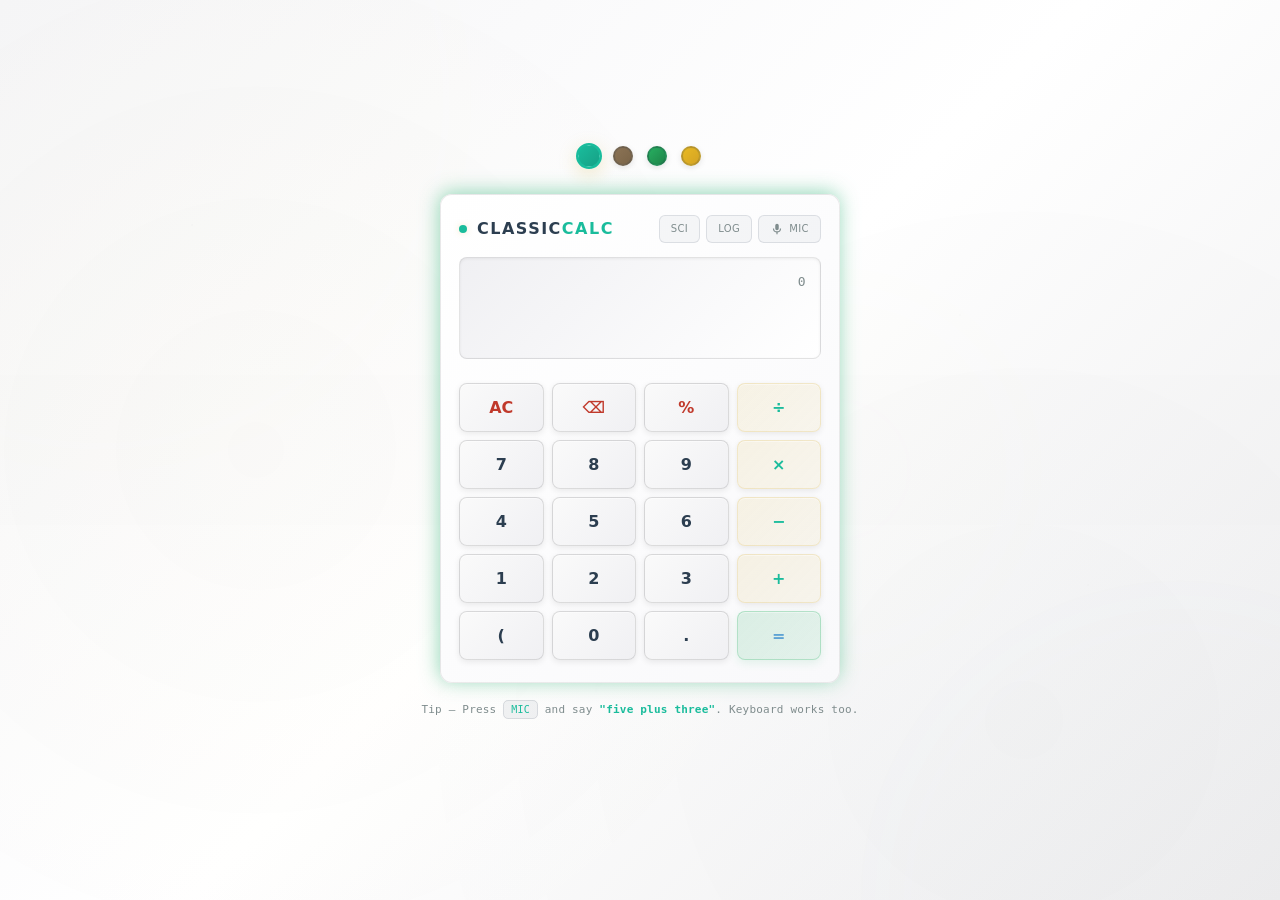
<file: Calculator/index.html>
<!DOCTYPE html>
<html lang="en">

<head>
    <meta charset="UTF-8" />
    <meta name="viewport" content="width=device-width, initial-scale=1.0" />
    <title>CLASSIC • Calculator</title>
    <link rel="preconnect" href="https://fonts.googleapis.com">
    <link rel="preconnect" href="https://fonts.gstatic.com" crossorigin>
    <link href="https://fonts.googleapis.com/css2?family=Orbitron:wght@500;700;900&family=Share+Tech+Mono&display=swap"
        rel="stylesheet">
    <link rel="stylesheet" href="style.css" />
</head>

<body>

    <div class="bg-grid "></div>
    <div class="bg-stars "></div>
    <div class="blob blob-1 "></div>
    <div class="blob blob-2 "></div>
    <div class="blob blob-3"></div>
    <div class="scanline "></div>

    <main class="stage  ">
        <div class="theme-switcher  ">
            <button class="theme-dot t-cyan active" data-theme="cyan" aria-label="Cyan"></button>
            <button class="theme-dot t-magenta" data-theme="magenta" aria-label="Magenta"></button>
            <button class="theme-dot t-green" data-theme="green" aria-label="Green"></button>
            <button class="theme-dot t-gold" data-theme="gold" aria-label="Gold"></button>
        </div>

        <section class="calculator  ">
            <header class="calc-header ">
                <div class="brand ">
                    <span class="dot "></span>
                    <h1>CLASSIC<span>CALC</span></h1>
                </div>
                <div class="mode-toggle  ">
                    <button id="sciToggle" class="chip">SCI</button>
                    <button id="historyToggle" class="chip">LOG</button>
                    <button id="voiceBtn" class="chip mic" title="Speak: e.g. five plus three">
                        <svg viewBox="0 0 24 24" width="14" height="14" fill="currentColor">
                            <path
                                d="M12 14a3 3 0 0 0 3-3V6a3 3 0 0 0-6 0v5a3 3 0 0 0 3 3zm5-3a5 5 0 0 1-10 0H5a7 7 0 0 0 6 6.92V21h2v-3.08A7 7 0 0 0 19 11h-2z" />
                        </svg>
                        MIC
                    </button>
                </div>
            </header>

            <div class="display ">
                <div class="expression " id="expression">0</div>
                <div class="result" id="result">&nbsp;</div>
            </div>

            <div class="sci-row " id="sciRow">
                <button class="key sci" data-action="fn" data-fn="sin">sin</button>
                <button class="key sci" data-action="fn" data-fn="cos">cos</button>
                <button class="key sci" data-action="fn" data-fn="tan">tan</button>
                <button class="key sci" data-action="fn" data-fn="log">log</button>
                <button class="key sci" data-action="fn" data-fn="ln">ln</button>
                <button class="key sci" data-action="fn" data-fn="sqrt">√</button>
                <button class="key sci" data-action="ins" data-val="**">x^y</button>
                <button class="key sci" data-action="ins" data-val="pi">π</button>
                <button class="key sci" data-action="ins" data-val="e">e</button>
                <button class="key sci" data-action="fact">x!</button>
            </div>

            <div class="keys ">
                <button class="key util" data-action="clear">AC</button>
                <button class="key util" data-action="back">⌫</button>
                <button class="key util" data-action="ins" data-val="%">%</button>
                <button class="key op" data-action="ins" data-val="/">÷</button>

                <button class="key" data-action="ins" data-val="7">7</button>
                <button class="key" data-action="ins" data-val="8">8</button>
                <button class="key" data-action="ins" data-val="9">9</button>
                <button class="key op" data-action="ins" data-val="*">×</button>

                <button class="key" data-action="ins" data-val="4">4</button>
                <button class="key" data-action="ins" data-val="5">5</button>
                <button class="key" data-action="ins" data-val="6">6</button>
                <button class="key op" data-action="ins" data-val="-">−</button>

                <button class="key" data-action="ins" data-val="1">1</button>
                <button class="key" data-action="ins" data-val="2">2</button>
                <button class="key" data-action="ins" data-val="3">3</button>
                <button class="key op" data-action="ins" data-val="+">+</button>

                <button class="key" data-action="ins" data-val="(">(</button>
                <button class="key" data-action="ins" data-val="0">0</button>
                <button class="key" data-action="ins" data-val=".">.</button>
                <button class="key eq" data-action="equals">=</button>
            </div>

            <aside class="history-panel" id="historyPanel">
                <div class="history-head">
                    <span>HISTORY</span>
                    <button id="clearHist" class="mini">clear</button>
                </div>
                <ul id="historyList"></ul>
            </aside>
        </section>

        <p class="hint">Tip — Press <kbd>MIC</kbd> and say <em>"five plus three"</em>. Keyboard works too.</p>
    </main>

    <canvas id="fx"></canvas>
    <script src="script.js"></script>
</body>

</html>
</file>
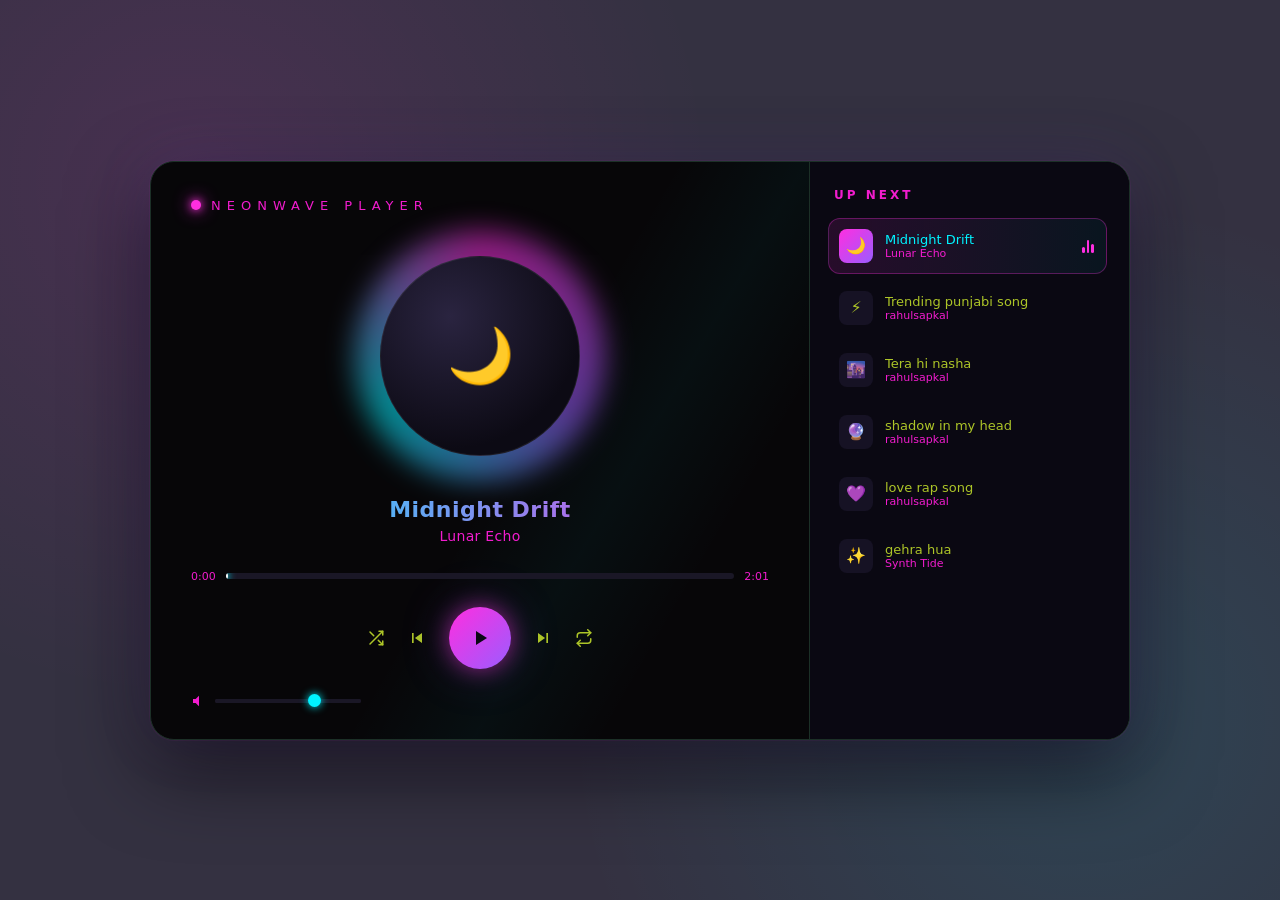
<file: Music Player/index.html>
<!DOCTYPE html>
<html lang="hi">

<head>
    <meta charset="UTF-8">
    <title>NEONWAVE — Music Player</title>
    <meta name="viewport" content="width=device-width, initial-scale=1.0">
    <link rel="stylesheet" href="style.css">

</head>

<body>

    <div class="rig" id="rig">

        <!-- MAIN PLAYER -->
        <div class="player">
            <div class="brand">
                <div class="dot"></div>
                <span>Neonwave Player</span>
            </div>

            <div class="art-wrap">
                <div class="art-ring"></div>
                <div class="art" id="artEmoji">🎧</div>
            </div>

            <div class="meta">
                <h1 id="songTitle">—</h1>
                <p id="songArtist">—</p>
            </div>

            <div class="progress-row">
                <span id="curTime">0:00</span>
                <div class="bar" id="bar">
                    <div class="bar-fill" id="barFill"></div>
                </div>
                <span id="durTime">0:00</span>
            </div>

            <div class="controls">
                <button class="ctl-btn ctl-small ctl-toggle" id="shuffleBtn" title="Shuffle">
                    <svg viewBox="0 0 24 24" fill="none" stroke="currentColor" stroke-width="2" stroke-linecap="round"
                        stroke-linejoin="round">
                        <polyline points="16 3 21 3 21 8"></polyline>
                        <line x1="4" y1="20" x2="21" y2="3"></line>
                        <polyline points="21 16 21 21 16 21"></polyline>
                        <line x1="15" y1="15" x2="21" y2="21"></line>
                        <line x1="4" y1="4" x2="9" y2="9"></line>
                    </svg>
                </button>

                <button class="ctl-btn" id="prevBtn" title="Previous">
                    <svg viewBox="0 0 24 24" fill="currentColor">
                        <path d="M6 6h2v12H6zm3.5 6l8.5 6V6z" />
                    </svg>
                </button>

                <button class="play-btn" id="playBtn" title="Play/Pause">
                    <svg id="playIcon" viewBox="0 0 24 24" fill="currentColor">
                        <path d="M8 5v14l11-7z" />
                    </svg>
                </button>

                <button class="ctl-btn" id="nextBtn" title="Next">
                    <svg viewBox="0 0 24 24" fill="currentColor">
                        <path d="M16 18h2V6h-2zM6 18l8.5-6L6 6z" />
                    </svg>
                </button>

                <button class="ctl-btn ctl-small ctl-toggle" id="repeatBtn" title="Repeat">
                    <svg viewBox="0 0 24 24" fill="none" stroke="currentColor" stroke-width="2" stroke-linecap="round"
                        stroke-linejoin="round">
                        <polyline points="17 1 21 5 17 9"></polyline>
                        <path d="M3 11V9a4 4 0 0 1 4-4h14"></path>
                        <polyline points="7 23 3 19 7 15"></polyline>
                        <path d="M21 13v2a4 4 0 0 1-4 4H3"></path>
                    </svg>
                </button>
            </div>

            <div class="bottom-row">
                <div class="vol">
                    <svg viewBox="0 0 24 24" fill="currentColor">
                        <path d="M3 9v6h4l5 5V4L7 9H3z" />
                    </svg>
                    <input type="range" id="volSlider" min="0" max="1" step="0.01" value="0.7">
                </div>
                <button class="list-toggle-btn" id="listToggleBtn">
                    ☰ Playlist
                </button>
            </div>
        </div>

        <!-- PLAYLIST SIDEBAR -->
        <div class="playlist" id="playlistPanel">
            <h2>Up Next</h2>
            <ul class="track-list" id="trackList"></ul>
        </div>

    </div>

    <audio id="audio" preload="metadata"></audio>

    <script src="script.js"></script>

</body>

</html>
</file>
<file: Calculator/style.css>
:root {
    /* Premium Classic Color Palette */
    --neon: #D4AF37;
    --neon-2: #cf8e3e;
    --neon-soft: rgba(212, 175, 55, 0.1);
    --neon-glow: 0 4px 12px rgba(212, 175, 55, 0.08), 0 2px 6px rgba(212, 175, 55, 0.04);
    --accent: #2C3E50;
    --eq: #27AE60;
    --bg-0: #F5F5F7;
    --bg-1: #FFFFFF;
    --panel: rgba(255, 255, 255, 0.85);
    --panel-2: rgba(245, 245, 247, 0.95);
    --stroke: rgba(0, 0, 0, 0.08);
    --text: #2C3E50;
    --muted: #7F8C8D;
    --radius: 12px;
    --r-key: 8px;
    --t-fast: 140ms ease-out;
    --t-med: 260ms ease-out;
}

.border {
    border: 10px solid black;
}


body[data-theme="magenta"] {
    --neon: #8B7355;
    --neon-2: #6B5A4A;
    --neon-soft: rgba(139, 115, 85, 0.08);
    --neon-glow: 0 4px 12px rgba(139, 115, 85, 0.06);
    --accent: #34495E;
}

body[data-theme="green"] {
    --neon: #27AE60;
    --neon-2: #229954;
    --neon-soft: rgba(39, 174, 96, 0.08);
    --neon-glow: 0 4px 12px rgba(39, 174, 96, 0.06);
    --accent: #1E5631;
}

body[data-theme="gold"] {
    --neon: #E8B923;
    --neon-2: #D4A323;
    --neon-soft: rgba(232, 185, 35, 0.08);
    --neon-glow: 0 4px 12px rgba(232, 185, 35, 0.06);
    --accent: #C9A961;
}

body[data-theme="cyan"] {
    --neon: #1ABC9C;
    --neon-2: #16A085;
    --neon-soft: rgba(26, 188, 156, 0.08);
    --neon-glow: 0 4px 12px rgba(26, 188, 156, 0.06);
    --accent: #117A65;
}

* {
    box-sizing: border-box;
    -webkit-tap-highlight-color: transparent;
}

html,
body {
    margin: 0;
    padding: 0;
    min-height: 100vh;
}

body {
    font-family: -apple-system, BlinkMacSystemFont, 'Segoe UI', 'Roboto', 'Oxygen', 'Ubuntu', 'Cantarell', system-ui, sans-serif;
    color: var(--text);
    background: linear-gradient(135deg, #F5F5F7 0%, #FFFFFF 50%, #EEEEEF 100%);
    overflow-x: hidden;
    position: relative;
    transition: background var(--t-med);
}   

.bg-grid {
    position: fixed;
    inset: 0;
    pointer-events: none;
    z-index: 0;
    background-image:
        radial-gradient(circle at 20% 50%, rgba(212, 175, 55, 0.04) 0%, transparent 50%),
        radial-gradient(circle at 80% 80%, rgba(44, 62, 80, 0.03) 0%, transparent 50%);
    opacity: 0.5;
}

.bg-stars {
    position: fixed;
    inset: 0;
    pointer-events: none;
    z-index: 0;
    background:
        radial-gradient(1px 1px at 15% 25%, rgba(44, 62, 80, 0.1), transparent 100%),
        radial-gradient(1px 1px at 75% 35%, rgba(44, 62, 80, 0.08), transparent 100%),
        radial-gradient(1px 1px at 45% 75%, rgba(44, 62, 80, 0.06), transparent 100%),
        radial-gradient(1px 1px at 85% 65%, rgba(44, 62, 80, 0.08), transparent 100%);
    opacity: 0.4;
}

.blob {
    position: fixed;
    border-radius: 50%;
    filter: blur(80px);
    pointer-events: none;
    z-index: 0;
    opacity: 0.08;
    mix-blend-mode: overlay;
    animation: float 20s ease-in-out infinite;
}

.blob-1 {
    width: 600px;
    height: 600px;
    top: -200px;
    left: -200px;
    background: #D4AF37;
}

.blob-2 {
    width: 500px;
    height: 500px;
    bottom: -250px;
    right: -150px;
    background: #2C3E50;
    animation-duration: 24s;
}

.blob-3 {
    width: 400px;
    height: 400px;
    top: 30%;
    left: 50%;
    background: #8B7355;
    animation-duration: 28s;
    opacity: 0.05;
}

@keyframes float {

    0%,
    100% {
        transform: translate(0, 0) scale(1);
    }

    50% {
        transform: translate(30px, -20px) scale(1.03);
    }
}

.scanline {
    position: fixed;
    inset: 0;
    pointer-events: none;
    z-index: 1;
    background: linear-gradient(180deg, transparent 0%, rgba(0, 0, 0, 0.01) 50%, transparent 100%);
    opacity: 0.2;
}

.stage {
    position: relative;
    z-index: 2;
    min-height: 100vh;
    display: flex;
    flex-direction: column;
    align-items: center;
    justify-content: center;
    padding: 32px 18px 60px;
}

.theme-switcher {
    display: flex;
    gap: 14px;
    margin-bottom: 28px;
}

.theme-dot {
    width: 20px;
    height: 20px;
    border-radius: 50%;
    cursor: pointer;
    border: 2px solid rgba(44, 62, 80, 0.2);
    transition: all var(--t-fast);
    box-shadow: 0 2px 6px rgba(0, 0, 0, 0.1);
}

.theme-dot:hover {
    border-color: rgba(44, 62, 80, 0.4);
    transform: scale(1.15);
    box-shadow: 0 4px 12px rgba(0, 0, 0, 0.15);
}

.theme-dot.active {
    transform: scale(1.3);
    border-color: var(--neon);
    box-shadow: 0 4px 14px rgba(212, 175, 55, 0.25);
}

.t-cyan {
    background: linear-gradient(135deg, #1ABC9C, #16A085);
}

.t-magenta {
    background: linear-gradient(135deg, #8B7355, #7A6448);
}

.t-green {
    background: linear-gradient(135deg, #27AE60, #1E8449);
}

.t-gold {
    background: linear-gradient(135deg, #E8B923, #D4A323);
}

/* Premium Classic Calculator Container */
.calculator {
    position: relative;
    width: min(380px, 100%);
    background: linear-gradient(135deg, #FFFFFF 0%, #F9F9FB 100%);
    border: 1px solid rgba(0, 0, 0, 0.08);
    border-radius: var(--radius);
    padding: 20px 18px 22px;
    box-shadow: -1px -2px 19px 0px rgba(123, 207, 169, 0.81);
    -webkit-box-shadow: -1px -2px 19px 0px rgba(123, 207, 169, 0.81);
    -moz-box-shadow: -1px -2px 19px 0px rgba(123, 207, 169, 0.81);
    animation: cardIn 500ms ease-out both;
}

.calculator::before {
    content: "";
    position: absolute;
    inset: -1px;
    border-radius: calc(var(--radius) + 1px);
    background: linear-gradient(135deg, rgba(212, 175, 55, 0.06), transparent 40%, transparent 60%, rgba(44, 62, 80, 0.03));
    z-index: -1;
    opacity: 0;
    filter: blur(8px);
    transition: opacity var(--t-med);
}

.calculator:hover::before {
    opacity: 1;
}

@keyframes cardIn {
    from {
        transform: translateY(15px) scale(0.99);
        opacity: 0;
    }

    to {
        transform: translateY(0) scale(1);
        opacity: 1;
    }
}

.calc-header {
    display: flex;
    justify-content: space-between;
    align-items: center;
    margin-bottom: 14px;
}

.brand {
    display: flex;
    align-items: center;
    gap: 10px;
}

.brand .dot {
    width: 8px;
    height: 8px;
    border-radius: 50%;
    background: var(--neon);
    box-shadow: 0 0 6px rgba(212, 175, 55, 0.25);
    animation: subtlePulse 2s ease-in-out infinite;
}

@keyframes subtlePulse {

    0%,
    100% {
        transform: scale(1);
        opacity: 0.7;
    }

    50% {
        transform: scale(1.25);
        opacity: 1;
    }
}

.brand h1 {
    margin: 0;
    font-size: 16px;
    letter-spacing: 1.5px;
    font-weight: 600;
    color: var(--text);
}

.brand h1 span {
    color: var(--neon);
    font-weight: 700;
}

.mode-toggle {
    display: flex;
    gap: 6px;
}

.chip {
    font-family: -apple-system, BlinkMacSystemFont, 'Segoe UI', system-ui, sans-serif;
    background: rgba(44, 62, 80, 0.04);
    border: 1px solid rgba(44, 62, 80, 0.12);
    color: var(--muted);
    padding: 6px 11px;
    border-radius: 6px;
    font-size: 10px;
    letter-spacing: 0.4px;
    cursor: pointer;
    transition: all var(--t-fast);
    display: inline-flex;
    align-items: center;
    gap: 5px;
    font-weight: 500;
}

.chip:hover {
    background: rgba(212, 175, 55, 0.08);
    border-color: rgba(212, 175, 55, 0.25);
    color: var(--neon);
}

.chip.active {
    background: rgba(212, 175, 55, 0.12);
    color: var(--neon);
    border-color: rgba(212, 175, 55, 0.3);
    box-shadow: 0 2px 8px rgba(212, 175, 55, 0.08);
}

.chip.mic.listening {
    background: rgba(39, 174, 96, 0.12);
    color: #27AE60;
    border-color: rgba(39, 174, 96, 0.3);
    animation: microphone-pulse 1s ease-in-out infinite;
}

@keyframes microphone-pulse {

    0%,
    100% {
        box-shadow: 0 2px 8px rgba(39, 174, 96, 0.06);
    }

    50% {
        box-shadow: 0 2px 12px rgba(39, 174, 96, 0.1);
    }
}

.display {
    background: linear-gradient(135deg, #F0F0F3 0%, #FFFFFF 100%);
    border: 1px solid rgba(0, 0, 0, 0.1);
    border-radius: 8px;
    padding: 16px 14px;
    margin-bottom: 16px;
    box-shadow: inset 0 1px 3px rgba(0, 0, 0, 0.06), 0 1px 2px rgba(255, 255, 255, 0.5);
}

.expression {
    font-family: -apple-system, BlinkMacSystemFont, 'Segoe UI', monospace;
    color: var(--muted);
    font-size: 13px;
    letter-spacing: 0.3px;
    text-align: right;
    margin-bottom: 6px;
    min-height: 18px;
}

.result {
    font-family: -apple-system, BlinkMacSystemFont, 'Segoe UI', monospace;
    color: var(--neon);
    font-size: 38px;
    font-weight: 600;
    letter-spacing: 0.3px;
    text-align: right;
    word-break: break-all;
    transition: transform var(--t-med), color var(--t-fast);
}

.result.flash {
    animation: resultFlash 0.4s ease;
}

@keyframes resultFlash {
    0% {
        transform: scale(0.99);
        color: var(--neon);
    }

    50% {
        transform: scale(1.01);
    }

    100% {
        transform: scale(1);
        color: var(--neon);
    }
}

.sci-row {
    display: grid;
    grid-template-columns: repeat(5, 1fr);
    gap: 7px;
    margin-bottom: 8px;
    max-height: 0;
    opacity: 0;
    overflow: hidden;
    transition: max-height var(--t-med), opacity var(--t-med), margin var(--t-med);
}

.sci-row.open {
    max-height: 180px;
    opacity: 1;
    margin-bottom: 10px;
}

.keys {
    display: grid;
    grid-template-columns: repeat(4, 1fr);
    gap: 8px;
}

/* Premium Classic Button Styling */
.key {
    position: relative;
    font-family: -apple-system, BlinkMacSystemFont, 'Segoe UI', system-ui, sans-serif;
    font-weight: 600;
    font-size: 16px;
    background: linear-gradient(135deg, #FAFAFA 0%, #F0F0F3 100%);
    color: var(--text);
    border: 1px solid rgba(0, 0, 0, 0.12);
    border-radius: var(--r-key);
    padding: 14px 0;
    cursor: pointer;
    overflow: hidden;
    transition: all var(--t-fast);
    user-select: none;
    box-shadow:
        0 2px 6px rgba(0, 0, 0, 0.08),
        inset 0 1px 0 rgba(255, 255, 255, 0.4);
}

.key.sci {
    font-size: 12px;
    padding: 9px 0;
}

.key.util {
    color: #C0392B;
}

.key.op {
    color: var(--neon);
    background: linear-gradient(135deg, rgba(212, 175, 55, 0.12), rgba(212, 175, 55, 0.08));
    border-color: rgba(212, 175, 55, 0.2);
}

.key.eq {
    background: linear-gradient(135deg, rgba(39, 174, 96, 0.15), rgba(39, 174, 96, 0.1));
    color: #4191cfd0;
    border-color: rgba(39, 174, 96, 0.25);
    box-shadow:
        0 3px 10px rgba(39, 174, 96, 0.12),
        inset 0 1px 0 rgba(255, 255, 255, 0.4);
}

.key:hover {
    transform: translateY(-1px);
    background: linear-gradient(135deg, #F5F5F7 0%, #ECECF0 100%);
    border-color: rgba(0, 0, 0, 0.16);
    box-shadow:
        0 4px 12px rgba(0, 0, 0, 0.12),
        inset 0 1px 0 rgba(255, 255, 255, 0.5);
}

.key.op:hover {
    background: linear-gradient(135deg, rgba(212, 175, 55, 0.18), rgba(212, 175, 55, 0.12));
    border-color: rgba(212, 175, 55, 0.35);
    box-shadow:
        0 4px 12px rgba(212, 175, 55, 0.1),
        inset 0 1px 0 rgba(255, 255, 255, 0.4);
}

.key.eq:hover {
    background: linear-gradient(135deg, rgba(39, 174, 96, 0.22), rgba(39, 174, 96, 0.15));
    border-color: rgba(39, 174, 96, 0.35);
    box-shadow:
        0 4px 12px rgba(39, 174, 96, 0.15),
        inset 0 1px 0 rgba(255, 255, 255, 0.4);
}

.key:active {
    transform: translateY(0) scale(0.98);
}

.key.burst::before {
    content: "";
    position: absolute;
    inset: 0;
    border-radius: inherit;
    background: radial-gradient(circle at var(--cx, 50%) var(--cy, 50%), rgba(212, 175, 55, 0.15) 0%, transparent 60%);
    opacity: 1;
    animation: premiumBurst 0.5s ease-out forwards;
    pointer-events: none;
}

@keyframes premiumBurst {
    0% {
        opacity: 1;
        transform: scale(0.5);
    }

    100% {
        opacity: 0;
        transform: scale(2);
    }
}

.key.pressed {
    border-color: rgba(212, 175, 55, 0.25);
    box-shadow:
        0 2px 10px rgba(212, 175, 55, 0.1),
        inset 0 1px 4px rgba(0, 0, 0, 0.1),
        inset 0 1px 0 rgba(255, 255, 255, 0.4);
    animation: keyPress 0.3s ease;
}

@keyframes keyPress {
    50% {
        transform: scale(1.03);
    }
}

.ripple {
    position: absolute;
    border-radius: 50%;
    background: radial-gradient(circle, rgba(212, 175, 55, 0.2) 0%, transparent 70%);
    transform: translate(-50%, -50%) scale(0);
    width: 200px;
    height: 200px;
    pointer-events: none;
    animation: premiumRipple 0.5s ease-out forwards;
    opacity: 0.7;
}

@keyframes premiumRipple {
    to {
        transform: translate(-50%, -50%) scale(1);
        opacity: 0;
    }
}

/* Premium Classic History Panel */
.history-panel {
    position: absolute;
    top: 0;
    right: -240px;
    width: 210px;
    max-height: 100%;
    background: linear-gradient(135deg, #FFFFFF 0%, #F9F9FB 100%);
    border: 1px solid rgba(0, 0, 0, 0.08);
    border-radius: var(--radius);
    padding: 14px;
    box-shadow: 0 12px 36px rgba(0, 0, 0, 0.12), inset 0 1px 0 rgba(255, 255, 255, 0.6);
    opacity: 0;
    pointer-events: none;
    transform: translateX(-15px);
    transition: opacity var(--t-med), transform var(--t-med);
    overflow: hidden;
}

.history-panel.open {
    opacity: 1;
    pointer-events: auto;
    transform: translateX(0);
}

.history-head {
    display: flex;
    justify-content: space-between;
    align-items: center;
    font-size: 11px;
    letter-spacing: 0.8px;
    color: var(--neon);
    margin-bottom: 10px;
    font-weight: 600;
}

.history-head .mini {
    font-family: -apple-system, BlinkMacSystemFont, 'Segoe UI', system-ui, sans-serif;
    background: rgba(44, 62, 80, 0.04);
    border: 1px solid rgba(44, 62, 80, 0.12);
    color: var(--muted);
    border-radius: 5px;
    padding: 3px 8px;
    cursor: pointer;
    font-size: 9px;
    transition: all var(--t-fast);
    font-weight: 500;
}

.history-head .mini:hover {
    color: var(--neon);
    border-color: rgba(212, 175, 55, 0.25);
    background: rgba(212, 175, 55, 0.08);
}

.history-panel ul {
    list-style: none;
    margin: 0;
    padding: 0;
    max-height: 320px;
    overflow-y: auto;
    font-family: -apple-system, BlinkMacSystemFont, 'Segoe UI', monospace;
    font-size: 12px;
}

.history-panel li {
    padding: 8px 6px;
    border-bottom: 1px solid rgba(0, 0, 0, 0.04);
    cursor: pointer;
    transition: all var(--t-fast);
    border-radius: 5px;
}

.history-panel li:hover {
    color: var(--neon);
    background: rgba(212, 175, 55, 0.08);
}

.history-panel li .e {
    color: var(--muted);
    font-size: 10px;
    display: block;
    margin-bottom: 2px;
}

.history-panel li .r {
    color: var(--text);
    font-size: 13px;
    font-weight: 600;
}

.history-panel ul::-webkit-scrollbar {
    width: 4px;
}

.history-panel ul::-webkit-scrollbar-track {
    background: transparent;
}

.history-panel ul::-webkit-scrollbar-thumb {
    background: rgba(212, 175, 55, 0.12);
    border-radius: 6px;
    transition: background var(--t-fast);
}

.history-panel ul::-webkit-scrollbar-thumb:hover {
    background: rgba(212, 175, 55, 0.2);
}

.hint {
    margin-top: 20px;
    color: var(--muted);
    font-family: -apple-system, BlinkMacSystemFont, 'Segoe UI', monospace;
    font-size: 11px;
    letter-spacing: 0.2px;
    text-align: center;
}

.hint kbd {
    background: rgba(44, 62, 80, 0.06);
    border: 1px solid rgba(44, 62, 80, 0.12);
    padding: 3px 7px;
    border-radius: 5px;
    color: var(--neon);
    font-size: 10px;
    font-weight: 500;
    transition: all var(--t-fast);
}

.hint em {
    color: var(--neon);
    font-style: normal;
    font-weight: 600;
}

#fx {
    position: fixed;
    inset: 0;
    pointer-events: none;
    z-index: 5;
}

@media (min-width: 900px) {
    .calculator {
        width: 400px;
    }

    .calculator.with-history {
        margin-right: 240px;
    }
}

@media (max-width: 899px) {
    .history-panel {
        position: relative;
        right: auto;
        top: auto;
        width: 100%;
        margin-top: 14px;
        transform: translateY(-10px);
    }

    .history-panel.open {
        transform: translateY(0);
    }
}

@media (max-width: 480px) {
    .stage {
        padding: 16px 12px 36px;
    }

    .calculator {
        padding: 14px 12px 16px;
        border-radius: 12px;
    }

    .result {
        font-size: 32px;
    }

    .key {
        font-size: 15px;
        padding: 12px 0;
    }

    .key.sci {
        font-size: 11px;
        padding: 7px 0;
    }

    .sci-row {
        gap: 6px;
    }

    .keys {
        gap: 7px;
    }

    .brand h1 {
        font-size: 14px;
        letter-spacing: 1.2px;
    }
}

@media (max-width: 360px) {
    .result {
        font-size: 26px;
    }

    .expression {
        font-size: 12px;
    }

    .key {
        font-size: 13px;
        padding: 10px 0;
    }
}

@media (prefers-reduced-motion: reduce) {

    *,
    *::before,
    *::after {
        animation-duration: 0.01ms !important;
        transition-duration: 0.01ms !important;
    }
}
</file>
<file: Music Player/style.css>
:root {
    --bg: #1c192be4;
    --panel: #070608;
    --neon-pink: #ff2ee0;
    --neon-cyan: #00f3ff;
    --neon-purple: #9b5cff;
    --text: #adc528;
    --muted: #f21cce;
    --line: #1c3027;
}

* {
    margin: 0;
    padding: 0;
    box-sizing: border-box;
}

body {
    background:
        radial-gradient(circle at 15% 20%, rgba(255, 46, 224, .10), transparent 40%),
        radial-gradient(circle at 85% 80%, rgba(0, 243, 255, .10), transparent 40%),
        var(--bg);
    min-height: 100vh;
    display: flex;
    align-items: center;
    justify-content: center;
    font-family: 'Segoe UI', system-ui, sans-serif;
    color: var(--text);
    padding: 24px;
}

.rig {
    width: 100%;
    max-width: 980px;
    display: grid;
    grid-template-columns: 1fr 320px;
    background: var(--panel);
    border-radius: 24px;
    border: 1px solid var(--line);
    box-shadow:
        0 0 0 1px rgba(255, 46, 224, .05),
        0 0 60px rgba(155, 92, 255, .12),
        0 30px 80px rgba(0, 0, 0, .6);
    overflow: hidden;
    position: relative;
}

.rig::before {
    content: '';
    position: absolute;
    inset: 0;
    pointer-events: none;
    background: linear-gradient(120deg, transparent 40%, rgba(0, 243, 255, .04) 50%, transparent 60%);
}

/* ===== Player main ===== */
.player {
    padding: 36px 40px 30px;
    display: flex;
    flex-direction: column;
    position: relative;
    z-index: 1;
}

.brand {
    display: flex;
    align-items: center;
    gap: 10px;
    margin-bottom: 28px;
}

.brand .dot {
    width: 10px;
    height: 10px;
    border-radius: 50%;
    background: var(--neon-pink);
    box-shadow: 0 0 8px var(--neon-pink), 0 0 18px var(--neon-pink);
    animation: pulse 1.8s infinite ease-in-out;
}

@keyframes pulse {

    0%,
    100% {
        opacity: 1;
    }

    50% {
        opacity: .35;
    }
}

.brand span {
    font-size: 13px;
    letter-spacing: 6px;
    color: var(--muted);
    text-transform: uppercase;
}

.art-wrap {
    width: 230px;
    height: 230px;
    margin: 0 auto 26px;
    border-radius: 50%;
    position: relative;
    display: flex;
    align-items: center;
    justify-content: center;
}

.art-ring {
    position: absolute;
    inset: -10px;
    border-radius: 50%;
    background: conic-gradient(from 0deg, var(--neon-pink), var(--neon-purple), var(--neon-cyan), var(--neon-pink));
    filter: blur(14px);
    opacity: .55;
    animation: spin 6s linear infinite;
}

.rig.playing .art-ring {
    animation-duration: 3.2s;
}

@keyframes spin {
    to {
        transform: rotate(360deg);
    }
}

.art {
    width: 200px;
    height: 200px;
    border-radius: 50%;
    background: radial-gradient(circle at 35% 30%, #2a2440, #0c0a14 70%);
    border: 1px solid rgba(255, 255, 255, .08);
    display: flex;
    align-items: center;
    justify-content: center;
    font-size: 54px;
    position: relative;
    z-index: 1;
    animation: rotateArt 14s linear infinite;
    animation-play-state: paused;
}

.rig.playing .art {
    animation-play-state: running;
}

@keyframes rotateArt {
    to {
        transform: rotate(360deg);
    }
}

.meta {
    text-align: center;
    margin-bottom: 26px;
}

.meta h1 {
    font-size: 22px;
    font-weight: 600;
    letter-spacing: .5px;
    background: linear-gradient(90deg, var(--neon-cyan), var(--neon-pink));
    -webkit-background-clip: text;
    background-clip: text;
    color: transparent;
    margin-bottom: 6px;
}

.meta p {
    color: var(--muted);
    font-size: 14px;
    letter-spacing: .3px;
}

.progress-row {
    display: flex;
    align-items: center;
    gap: 10px;
    font-size: 11px;
    color: var(--muted);
    margin-bottom: 24px;
}

.bar {
    flex: 1;
    height: 6px;
    background: #1a1726;
    border-radius: 6px;
    position: relative;
    cursor: pointer;
    overflow: hidden;
}

.bar-fill {
    position: absolute;
    left: 0;
    top: 0;
    bottom: 0;
    width: 0%;
    background: linear-gradient(90deg, var(--neon-cyan), var(--neon-pink));
    box-shadow: 0 0 10px var(--neon-pink);
    border-radius: 6px;
}

.bar-fill::after {
    content: '';
    position: absolute;
    right: -2px;
    top: 50%;
    transform: translateY(-50%);
    width: 12px;
    height: 12px;
    border-radius: 50%;
    background: #fff;
    box-shadow: 0 0 8px var(--neon-cyan);
}

.controls {
    display: flex;
    align-items: center;
    justify-content: center;
    gap: 22px;
    margin-bottom: 24px;
}

.ctl-btn {
    background: none;
    border: none;
    cursor: pointer;
    color: var(--text);
    display: flex;
    align-items: center;
    justify-content: center;
    transition: transform .15s ease, color .15s ease;
}

.ctl-btn:hover {
    transform: scale(1.12);
    color: var(--neon-cyan);
}

.ctl-btn svg {
    width: 20px;
    height: 20px;
}

.ctl-small svg {
    width: 18px;
    height: 18px;
}

.ctl-toggle.active {
    color: var(--neon-pink);
}

.play-btn {
    width: 62px;
    height: 62px;
    border-radius: 50%;
    background: linear-gradient(135deg, var(--neon-pink), var(--neon-purple));
    display: flex;
    align-items: center;
    justify-content: center;
    box-shadow: 0 0 22px rgba(255, 46, 224, .5), 0 0 50px rgba(155, 92, 255, .25);
    border: none;
    cursor: pointer;
    color: #0a0814;
    transition: transform .15s ease;
}

.play-btn:hover {
    transform: scale(1.07);
}

.play-btn svg {
    width: 24px;
    height: 24px;
}

.bottom-row {
    display: flex;
    align-items: center;
    justify-content: space-between;
    gap: 18px;
}

.vol {
    display: flex;
    align-items: center;
    gap: 8px;
    flex: 1;
    max-width: 170px;
}

.vol svg {
    width: 16px;
    height: 16px;
    color: var(--muted);
    flex-shrink: 0;
}

input[type="range"] {
    -webkit-appearance: none;
    appearance: none;
    width: 100%;
    height: 4px;
    border-radius: 4px;
    background: #1a1726;
    outline: none;
}

input[type="range"]::-webkit-slider-thumb {
    -webkit-appearance: none;
    width: 13px;
    height: 13px;
    border-radius: 50%;
    background: var(--neon-cyan);
    box-shadow: 0 0 8px var(--neon-cyan);
    cursor: pointer;
    margin-top: -4.5px;
}

input[type="range"]::-moz-range-thumb {
    width: 13px;
    height: 13px;
    border-radius: 50%;
    background: var(--neon-cyan);
    box-shadow: 0 0 8px var(--neon-cyan);
    border: none;
    cursor: pointer;
}

input[type="range"]::-webkit-slider-runnable-track {
    height: 4px;
    border-radius: 4px;
    background: #1a1726;
}

.toggles {
    display: flex;
    gap: 14px;
}

.list-toggle-btn {
    display: none;
    background: rgba(255, 255, 255, .04);
    border: 1px solid var(--line);
    color: var(--muted);
    border-radius: 10px;
    padding: 8px 12px;
    font-size: 12px;
    cursor: pointer;
    align-items: center;
    gap: 6px;
}

/* ===== Playlist sidebar ===== */
.playlist {
    background: #0a0812;
    border-left: 1px solid var(--line);
    padding: 26px 18px;
    display: flex;
    flex-direction: column;
    position: relative;
    z-index: 1;
}

.playlist h2 {
    font-size: 12px;
    letter-spacing: 3px;
    text-transform: uppercase;
    color: var(--muted);
    margin-bottom: 16px;
    padding-left: 6px;
}

.track-list {
    list-style: none;
    display: flex;
    flex-direction: column;
    gap: 6px;
    overflow-y: auto;
    max-height: 430px;
    padding-right: 4px;
}

.track-list::-webkit-scrollbar {
    width: 5px;
}

.track-list::-webkit-scrollbar-thumb {
    background: #221d33;
    border-radius: 6px;
}

.track {
    display: flex;
    align-items: center;
    gap: 12px;
    padding: 10px 10px;
    border-radius: 12px;
    cursor: pointer;
    border: 1px solid transparent;
    transition: background .15s ease, border-color .15s ease;
}

.track:hover {
    background: rgba(255, 255, 255, .03);
}

.track.active {
    background: linear-gradient(90deg, rgba(255, 46, 224, .12), rgba(0, 243, 255, .06));
    border-color: rgba(255, 46, 224, .3);
}

.track-icon {
    width: 34px;
    height: 34px;
    border-radius: 8px;
    background: #161224;
    display: flex;
    align-items: center;
    justify-content: center;
    font-size: 16px;
    flex-shrink: 0;
}

.track.active .track-icon {
    background: linear-gradient(135deg, var(--neon-pink), var(--neon-purple));
}

.track-info {
    flex: 1;
    min-width: 0;
}

.track-info .t-title {
    font-size: 13px;
    font-weight: 500;
    white-space: nowrap;
    overflow: hidden;
    text-overflow: ellipsis;
    color: var(--text);
}

.track.active .t-title {
    color: var(--neon-cyan);
}

.track-info .t-artist {
    font-size: 11px;
    color: var(--muted);
    white-space: nowrap;
    overflow: hidden;
    text-overflow: ellipsis;
}

.t-dur {
    font-size: 11px;
    color: var(--muted);
    flex-shrink: 0;
}

.eq {
    display: flex;
    align-items: flex-end;
    gap: 2px;
    width: 14px;
    height: 14px;
    flex-shrink: 0;
}

.eq span {
    width: 2.5px;
    background: var(--neon-pink);
    animation: eqAnim 0.9s infinite ease-in-out;
    border-radius: 2px;
}

.eq span:nth-child(1) {
    height: 40%;
    animation-delay: 0s;
}

.eq span:nth-child(2) {
    height: 90%;
    animation-delay: .2s;
}

.eq span:nth-child(3) {
    height: 60%;
    animation-delay: .4s;
}

@keyframes eqAnim {

    0%,
    100% {
        transform: scaleY(.4);
    }

    50% {
        transform: scaleY(1);
    }
}

/* ===== Responsive ===== */
@media (max-width:760px) {
    .rig {
        grid-template-columns: 1fr;
        border-radius: 18px;
    }

    .playlist {
        border-left: none;
        border-top: 1px solid var(--line);
        max-height: 0;
        overflow: hidden;
        padding: 0 18px;
        transition: max-height .3s ease, padding .3s ease;
    }

    .playlist.open {
        max-height: 480px;
        padding: 22px 18px;
    }

    .list-toggle-btn {
        display: flex;
    }

    .player {
        padding: 28px 24px 22px;
    }
}
</file>
